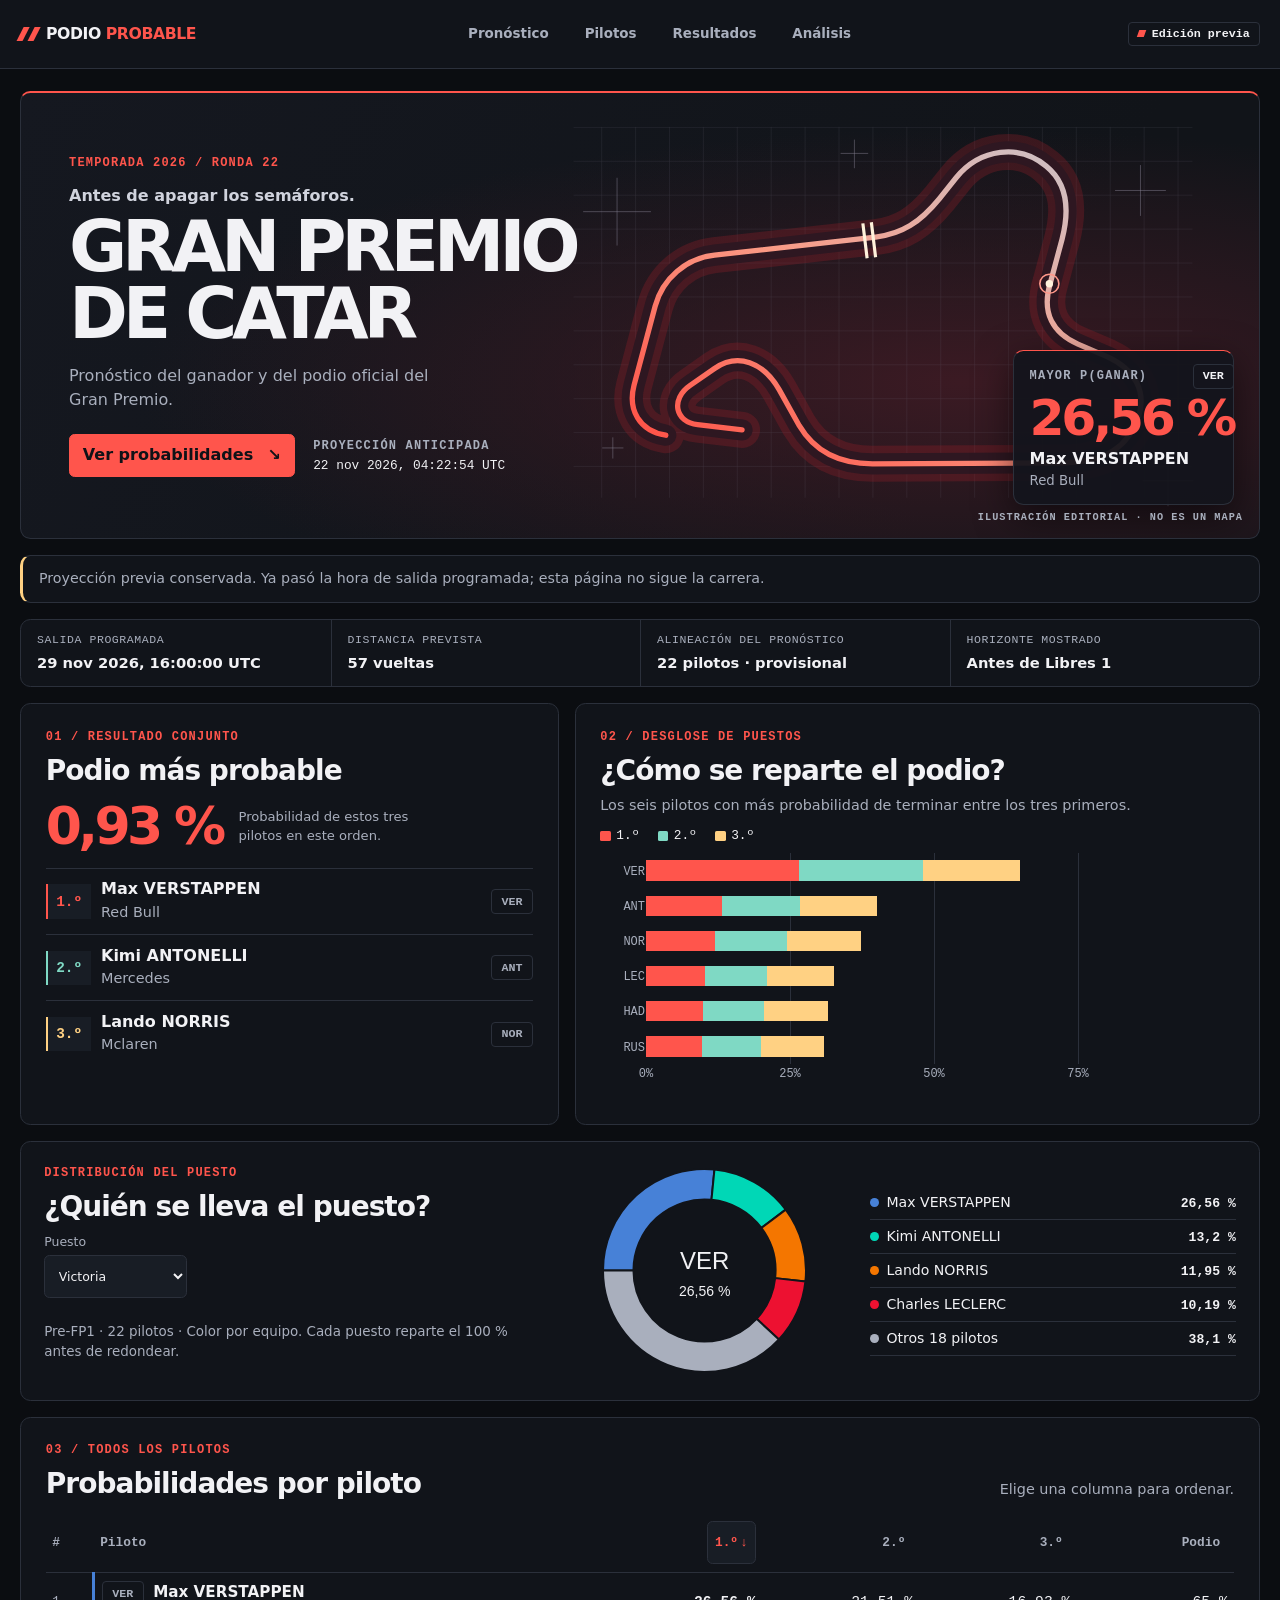
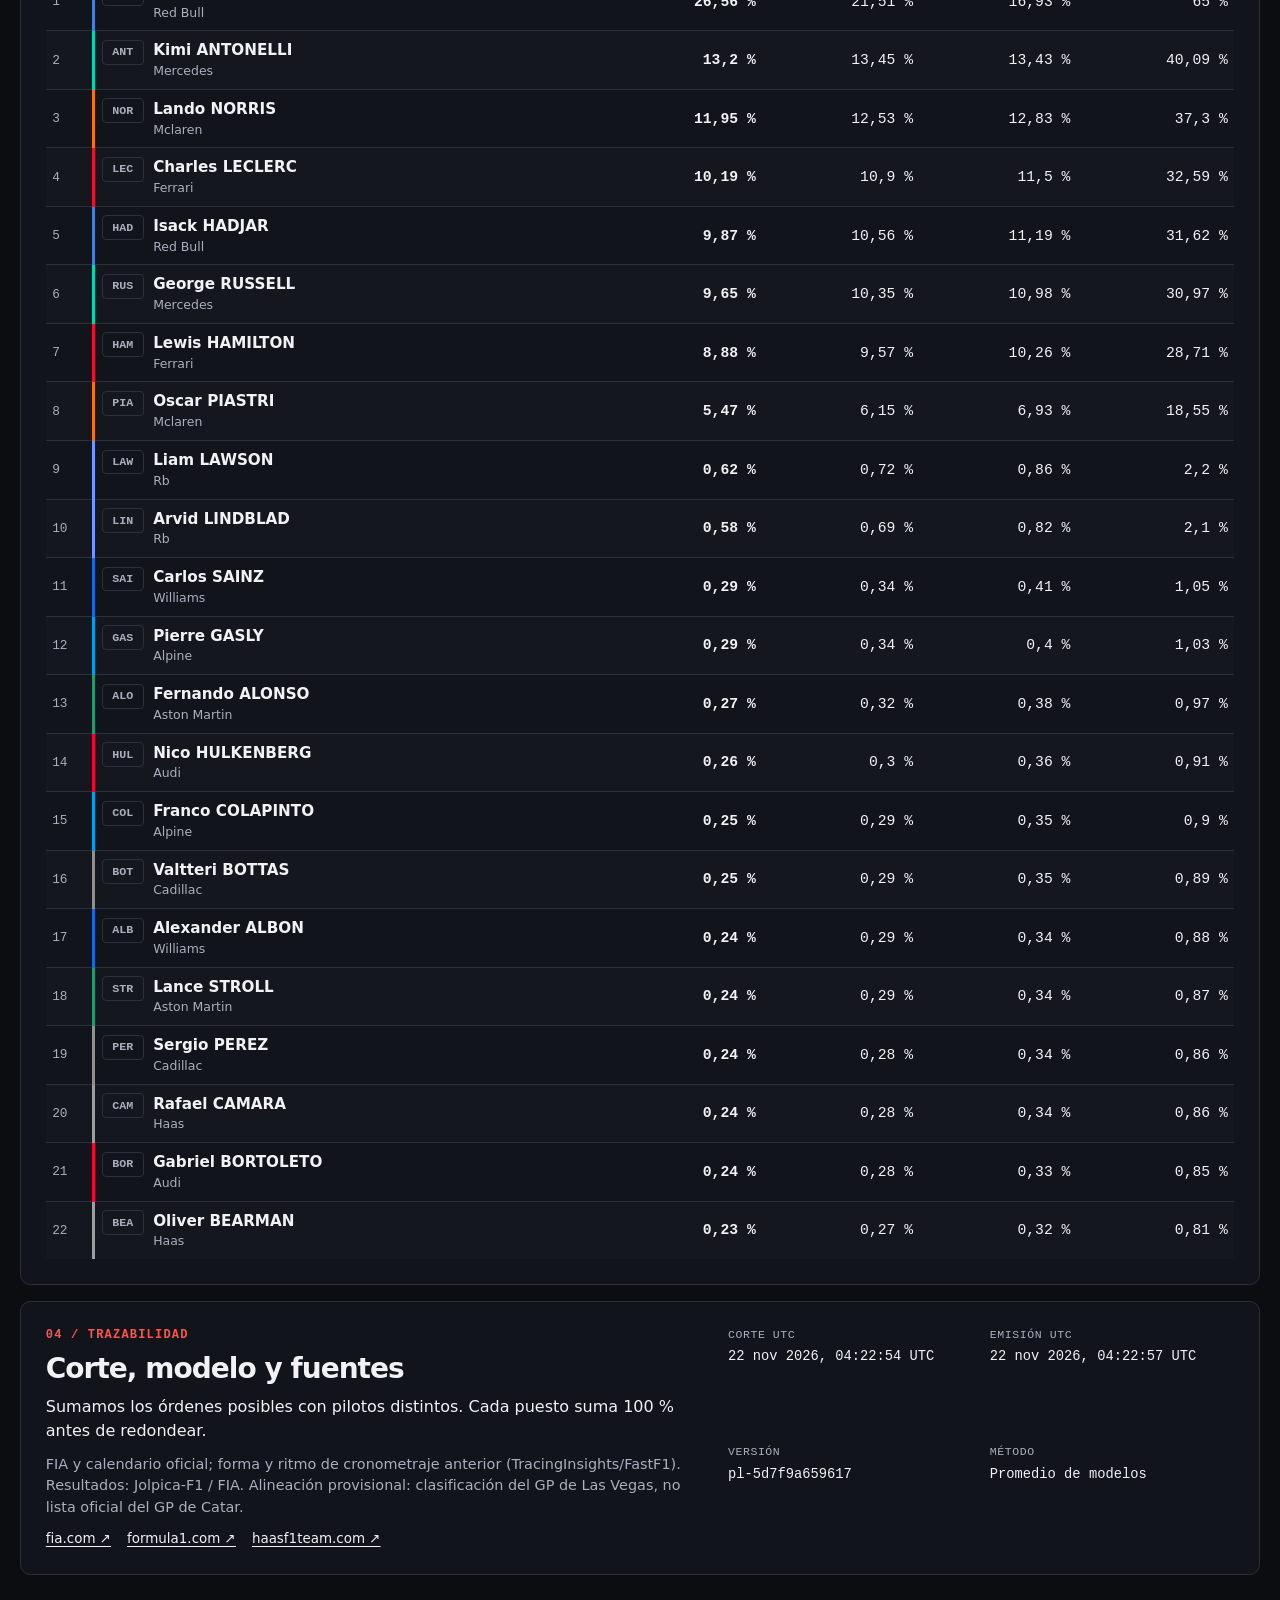
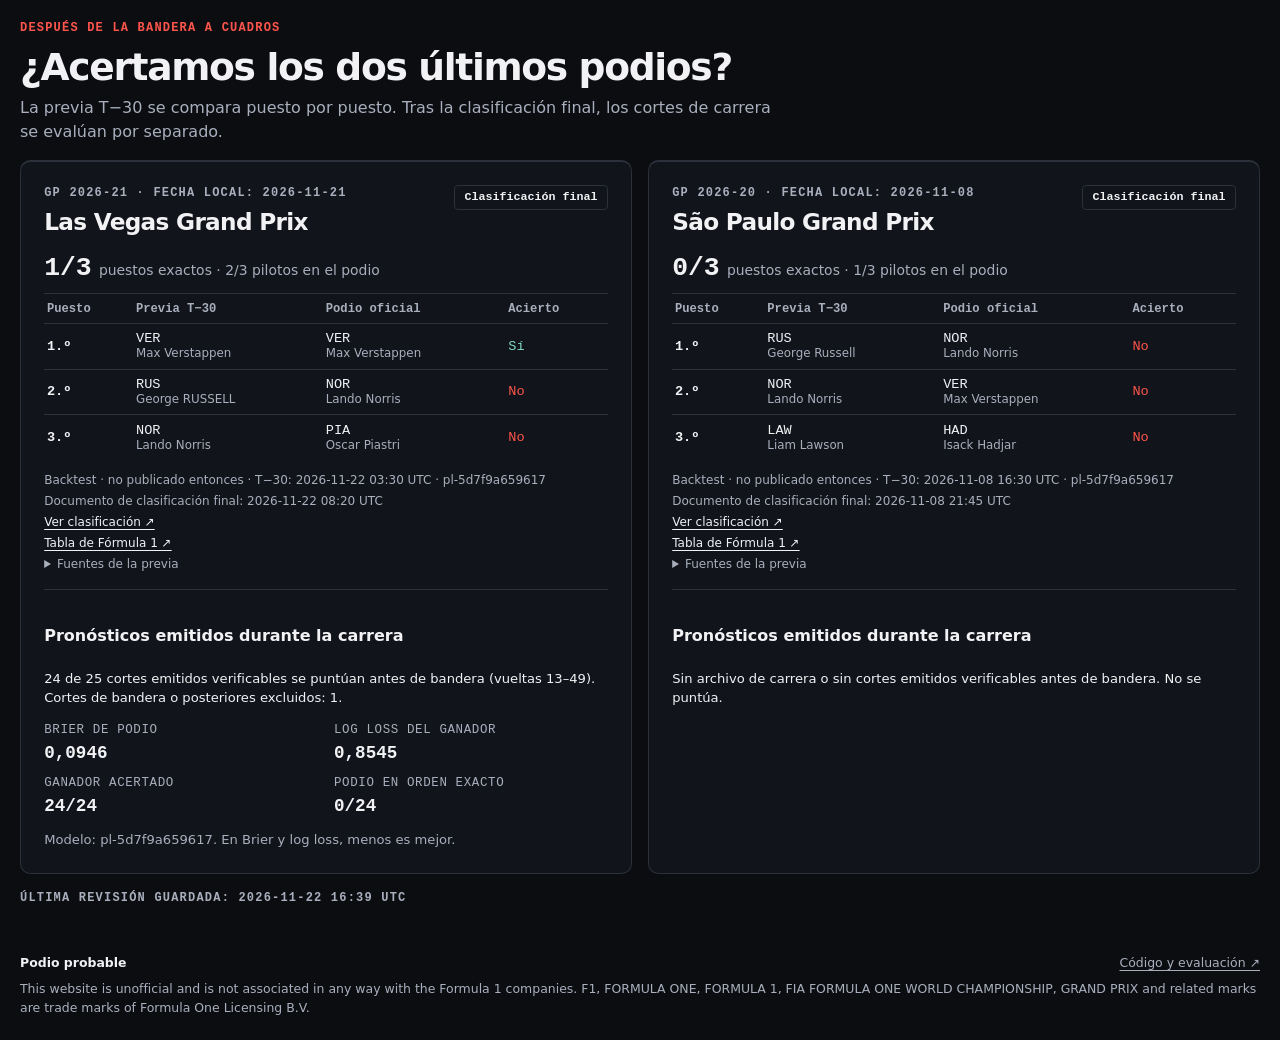
<file: site/index.html>
<!doctype html>
<html lang="es">
<head>
  <meta charset="utf-8">
  <meta name="viewport" content="width=device-width, initial-scale=1">
  <meta name="color-scheme" content="dark">
  <meta name="description" content="Pronóstico previo a cada Gran Premio de Fórmula 1: probabilidades de victoria y del podio oficial.">
  <title>Podio probable · Proyección previa al GP</title>
  <link rel="icon" href="data:image/svg+xml,%3Csvg xmlns='http://www.w3.org/2000/svg' viewBox='0 0 48 48'%3E%3Crect width='48' height='48' rx='9' fill='%23101318'/%3E%3Cpath d='M14 33l9-18h6l-9 18zM25 33l9-18h4l-9 18z' fill='%23ff514a'/%3E%3C/svg%3E">
  <link rel="stylesheet" href="styles.css">
  <script src="vendor/plotly-basic.min.js" defer></script>
  <script src="insights.js" defer></script>
  <script src="app.js" defer></script>
</head>
<body>
  <a class="skip-link" href="#inicio">Saltar al pronóstico</a>
  <header class="masthead">
    <div class="shell masthead-inner">
      <a class="wordmark" href="#inicio"><span class="wordmark-mark" aria-hidden="true"></span>Podio<span>probable</span></a>
      <nav aria-label="Secciones del pronóstico">
        <a href="#proyeccion">Pronóstico</a><a href="#pilotos">Pilotos</a><a href="#resultados">Resultados</a><a href="./analysis.html">Análisis</a>
      </nav>
      <span class="badge edition"><span aria-hidden="true"></span> Edición previa</span>
    </div>
  </header>
  <main id="inicio" class="shell">
    <section class="forecast-hero" aria-labelledby="event-name">
      <div class="hero-copy">
        <p id="round" class="eyebrow">Pronóstico de Fórmula 1</p>
        <p class="hero-kicker">Antes de apagar los semáforos.</p>
        <h1 id="event-name">El próximo<br>Gran Premio</h1>
        <p id="summary" class="hero-description">Una proyección del ganador y del podio oficial.</p>
        <div class="hero-actions">
          <a id="see-forecast" href="#pilotos" class="button primary" hidden>Ver probabilidades <span aria-hidden="true">↘</span></a>
          <div id="cut-note" class="cut-note" hidden>
            <span id="cut-label" class="micro"></span><time id="cut-time"></time>
          </div>
        </div>
      </div>
      <div class="hero-scene">
        <svg class="circuit-art" viewBox="0 0 660 420" aria-hidden="true" focusable="false">
          <defs>
            <pattern id="plot-grid" width="32" height="32" patternUnits="userSpaceOnUse">
              <path d="M 32 0 H 0 V 32" fill="none" stroke="currentColor" stroke-width=".7"/>
            </pattern>
            <linearGradient id="racing-light" x1="0%" y1="100%" x2="100%" y2="0%">
              <stop offset="0" stop-color="#ff493f"/><stop offset=".48" stop-color="#fa9a85"/>
              <stop offset="1" stop-color="#e8eaf1" stop-opacity=".82"/>
            </linearGradient>
            <path id="racing-ink" d="M125 323C100 319 89 299 95 276L115 201C122 175 144 156 171 153L323 136C348 133 365 122 383 100L399 80C422 52 459 48 484 69C505 86 506 111 499 138L488 179C479 208 491 227 514 237L542 249C568 261 579 282 571 306C561 334 541 348 501 349L320 350C286 350 264 336 251 314L232 280C217 254 193 245 171 260L148 276C129 289 134 311 155 313L197 318"/>
          </defs>
          <rect x="38" y="32" width="584" height="350" fill="url(#plot-grid)" class="art-grid"/>
          <path class="art-marks" d="M47 112H111M79 80V144M549 92H597M573 68V116M575 366H623M599 342V390M65 335H85M75 325V345M303 44V71M290 57H316"/>
          <use href="#racing-ink" class="art-runoff"/>
          <use href="#racing-ink" class="art-track"/>
          <use href="#racing-ink" class="art-center"/>
          <path class="art-finish" d="m311 123 4 33m4-34 4 33"/>
          <circle cx="487" cy="180" r="9" class="art-ring"/><circle cx="487" cy="180" r="3.5" class="art-dot"/>
        </svg>
        <aside id="favorite" class="favorite panel" aria-label="Favorito del modelo" hidden>
          <div class="favorite-top"><span class="micro">Mayor P(ganar)</span><span id="favorite-code" class="badge"></span></div>
          <strong id="favorite-probability" class="favorite-number"></strong>
          <strong id="favorite-driver" class="favorite-name"></strong>
          <span id="favorite-team" class="muted"></span>
        </aside>
        <span class="scene-caption micro">Ilustración editorial · no es un mapa</span>
      </div>
    </section>

    <div id="notice" class="panel notice" role="status">
      <span id="notice-text">Cargando la proyección publicada…</span>
      <button type="button" id="retry" hidden>Reintentar</button>
    </div>

    <div id="forecast" hidden>
      <dl class="race-strip panel" aria-label="Ficha del Gran Premio">
        <div><dt>Salida programada</dt><dd><time id="race-time"></time></dd></div>
        <div><dt>Distancia prevista</dt><dd id="race-distance"></dd></div>
        <div><dt>Alineación del pronóstico</dt><dd id="roster-count"></dd></div>
        <div><dt>Horizonte mostrado</dt><dd id="horizon"></dd></div>
      </dl>

      <div id="proyeccion" class="forecast-grid">
        <section class="panel forecast-panel" aria-labelledby="podium-title">
          <p class="eyebrow">01 / Resultado conjunto</p>
          <h2 id="podium-title">Podio más probable</h2>
          <div class="joint"><strong id="joint-probability"></strong><span>Probabilidad de estos tres<br>pilotos en este orden.</span></div>
          <ol id="podium" class="podium-order" aria-label="Podio en orden de llegada"></ol>
        </section>
        <figure class="panel forecast-panel" aria-labelledby="chart-title">
          <figcaption>
            <p class="eyebrow">02 / Desglose de puestos</p>
            <h2 id="chart-title">¿Cómo se reparte el podio?</h2>
            <p class="muted">Los seis pilotos con más probabilidad de terminar entre los tres primeros.</p>
          </figcaption>
          <ul class="position-legend" aria-label="Puestos en la gráfica">
            <li class="series-first">1.º</li><li class="series-second">2.º</li><li class="series-third">3.º</li>
          </ul>
          <div id="chart" class="forecast-chart" role="img" aria-label="Barras de probabilidad de primero, segundo y tercero para los seis pilotos con más opciones"></div>
          <p id="chart-note" class="muted" hidden>Gráfica no disponible. La tabla contiene todas las probabilidades.</p>
        </figure>
      </div>
      <section id="probability-insights" class="insight-grid" aria-label="Distribución y cambios de probabilidad" hidden></section>

      <section id="pilotos" class="panel forecast-panel standings" aria-labelledby="ranking-title">
        <div class="section-heading">
          <div><p class="eyebrow">03 / Todos los pilotos</p><h2 id="ranking-title">Probabilidades por piloto</h2></div>
          <span class="muted">Elige una columna para ordenar.</span>
        </div>
        <table class="grid-table" aria-labelledby="ranking-title">
          <colgroup><col class="rank-col"><col class="driver-col"><col span="4"></colgroup>
          <thead>
            <tr>
              <th scope="col"><span aria-label="Puesto del ranking">#</span></th>
              <th scope="col">Piloto</th>
              <th scope="col" aria-sort="descending"><button type="button" data-metric="first" aria-label="Ordenar por probabilidad de ganar">1.º</button></th>
              <th scope="col" aria-sort="none"><button type="button" data-metric="second" aria-label="Ordenar por probabilidad de terminar segundo">2.º</button></th>
              <th scope="col" aria-sort="none"><button type="button" data-metric="third" aria-label="Ordenar por probabilidad de terminar tercero">3.º</button></th>
              <th scope="col" aria-sort="none"><button type="button" data-metric="podium" aria-label="Ordenar por probabilidad de podio">Podio</button></th>
            </tr>
          </thead>
          <tbody id="ranking-body"></tbody>
        </table>
      </section>

      <section id="metodo" class="panel forecast-panel provenance" aria-labelledby="method-title">
        <div>
          <p class="eyebrow">04 / Trazabilidad</p><h2 id="method-title">Corte, modelo y fuentes</h2>
          <p>Sumamos los órdenes posibles con pilotos distintos. Cada puesto suma 100 % antes de redondear.</p>
          <p id="source" class="muted"></p>
          <ul id="evidence" class="evidence"></ul>
        </div>
        <dl class="model-details">
          <div><dt>Corte UTC</dt><dd><time id="model-cutoff"></time></dd></div>
          <div><dt>Emisión UTC</dt><dd><time id="model-published"></time></dd></div>
          <div><dt>Versión</dt><dd id="version"></dd></div>
          <div><dt>Método</dt><dd id="method"></dd></div>
        </dl>
      </section>
    </div>

    <section id="resultados" class="results-section" aria-labelledby="recent-title">
      <p class="eyebrow">Después de la bandera a cuadros</p>
      <h2 id="recent-title">¿Acertamos los dos últimos podios?</h2>
      <p class="muted">La previa T−30 se compara puesto por puesto. Tras la clasificación final, los cortes de carrera se evalúan por separado.</p>
      <div id="recent-cards" class="result-grid" aria-live="polite">Cargando los resultados…</div>
    </section>

    <footer class="site-footer">
      <div><strong>Podio probable</strong><a href="https://github.com/Hibra999/F1-AwesomeMachinePredictor">Código y evaluación ↗</a></div>
      <p>This website is unofficial and is not associated in any way with the Formula 1 companies.
        F1, FORMULA ONE, FORMULA 1, FIA FORMULA ONE WORLD CHAMPIONSHIP, GRAND PRIX and related marks are trade marks of Formula One Licensing B.V.</p>
    </footer>
  </main>
</body>
</html>
</file>
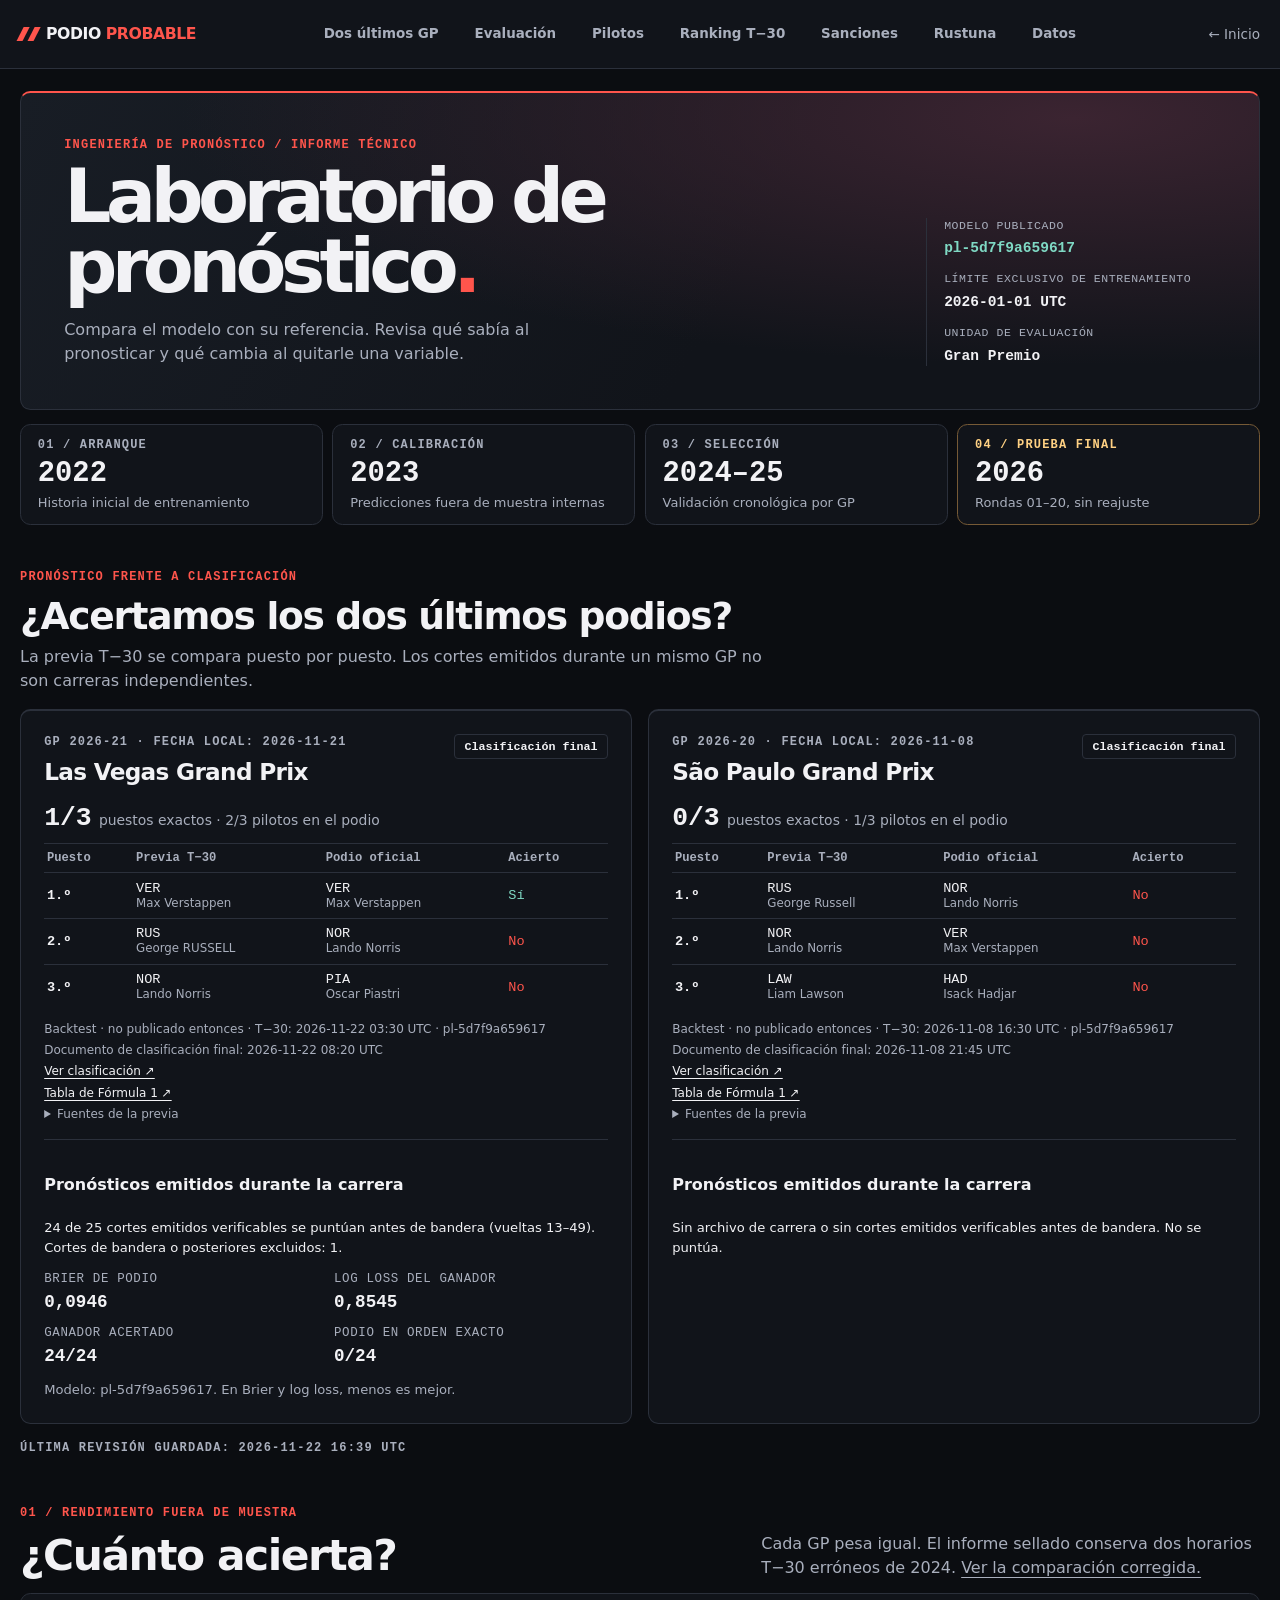
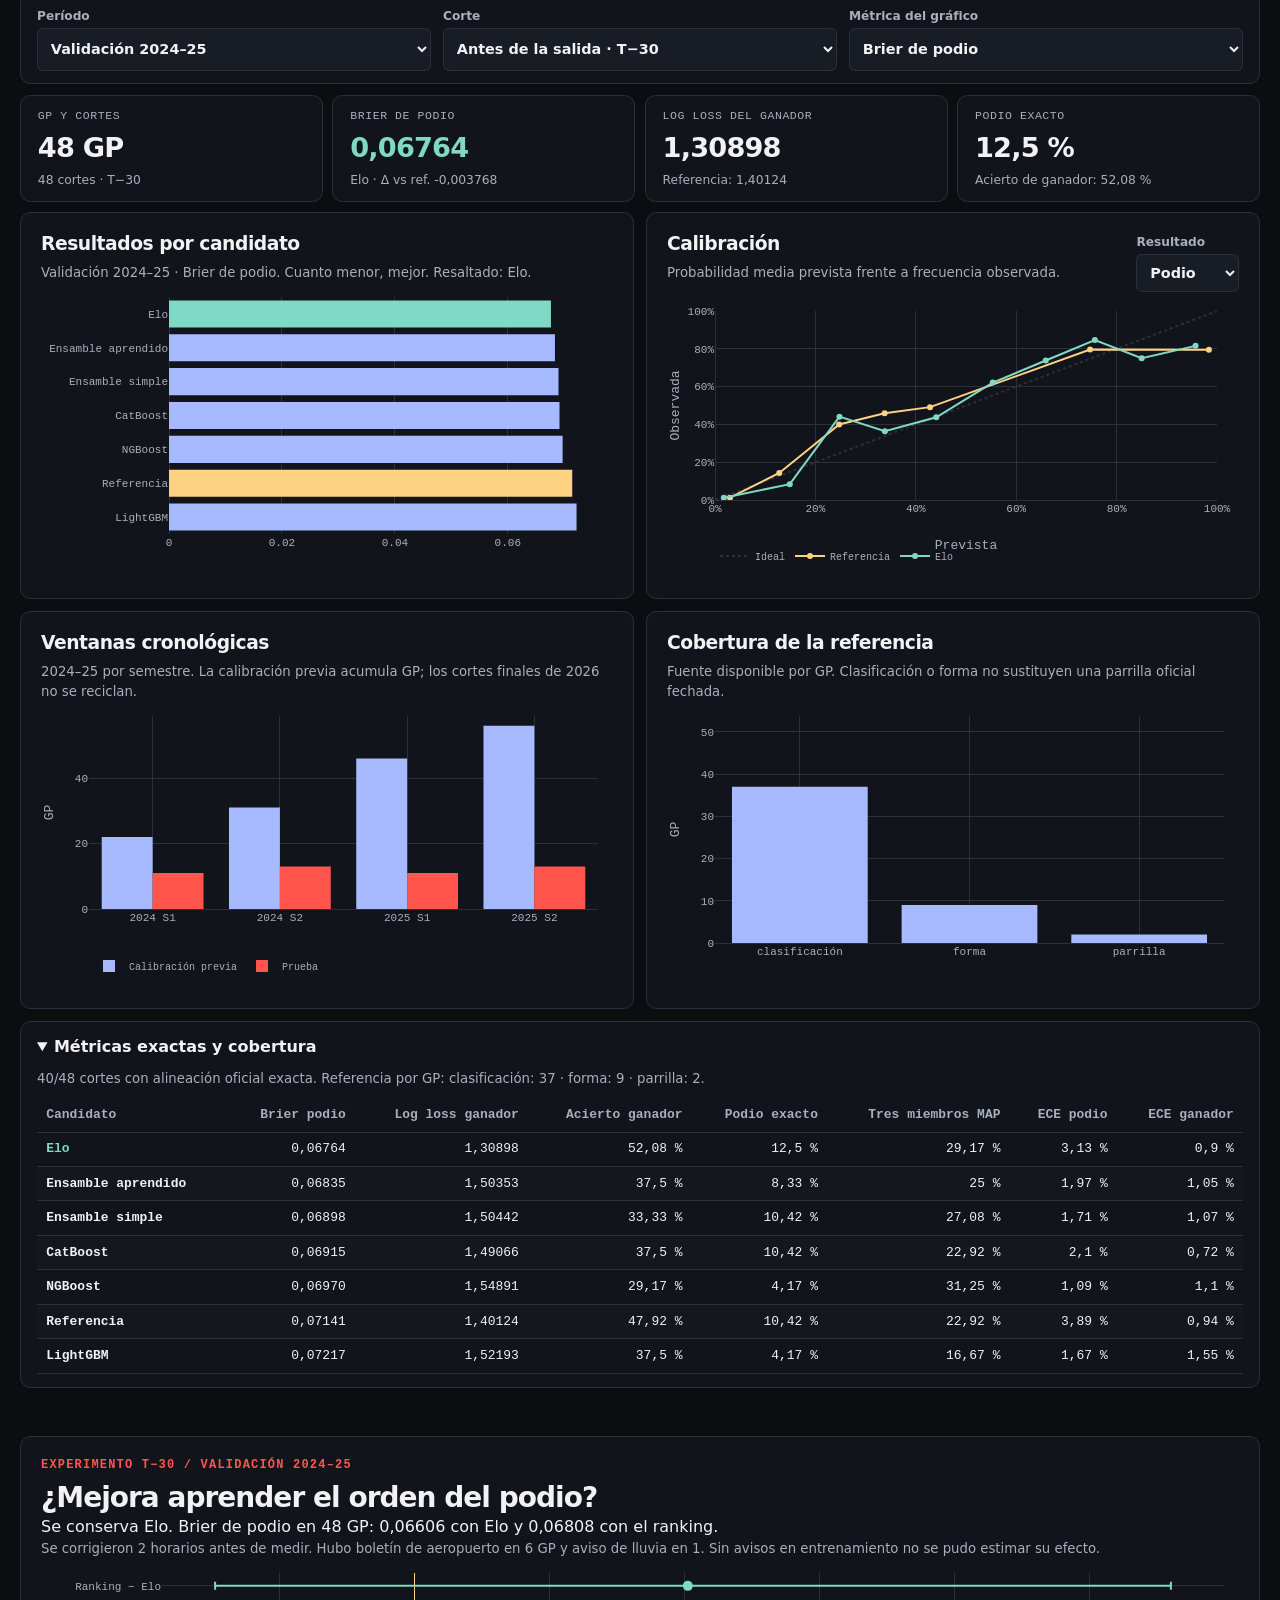
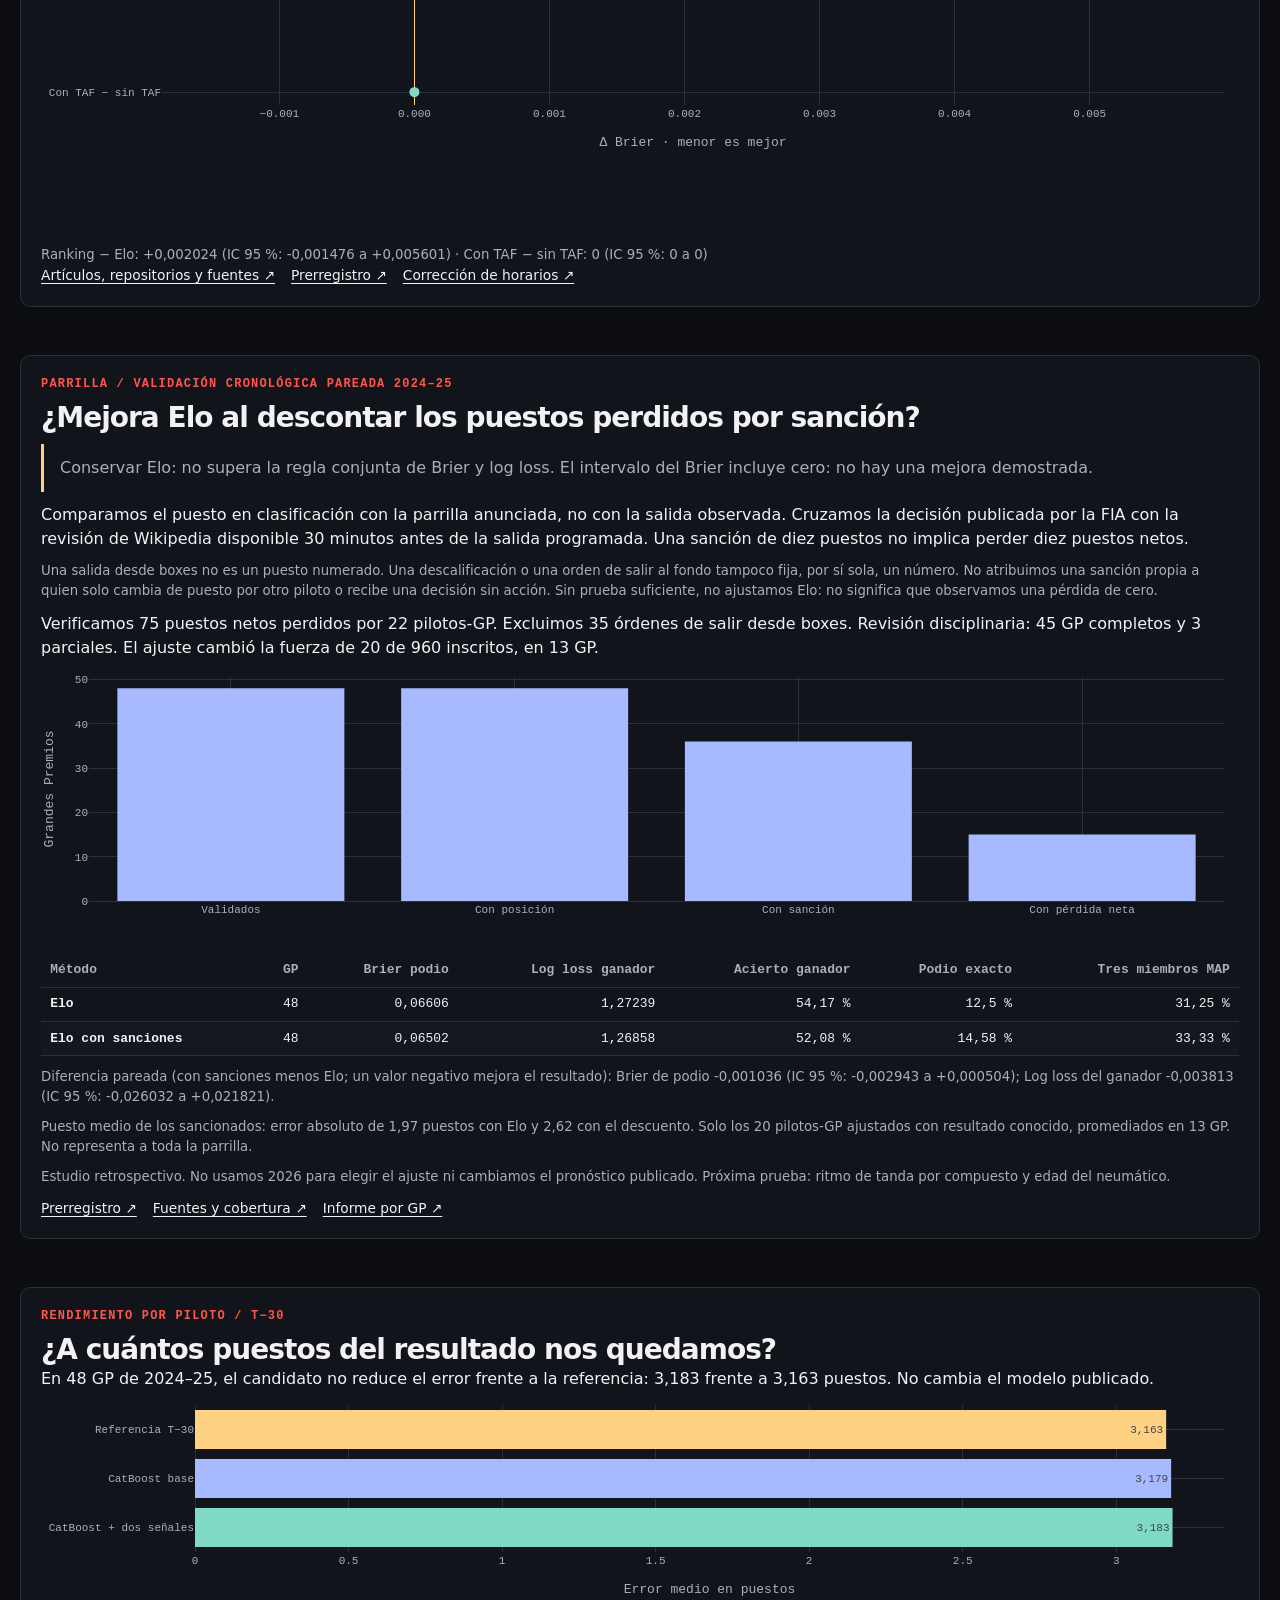
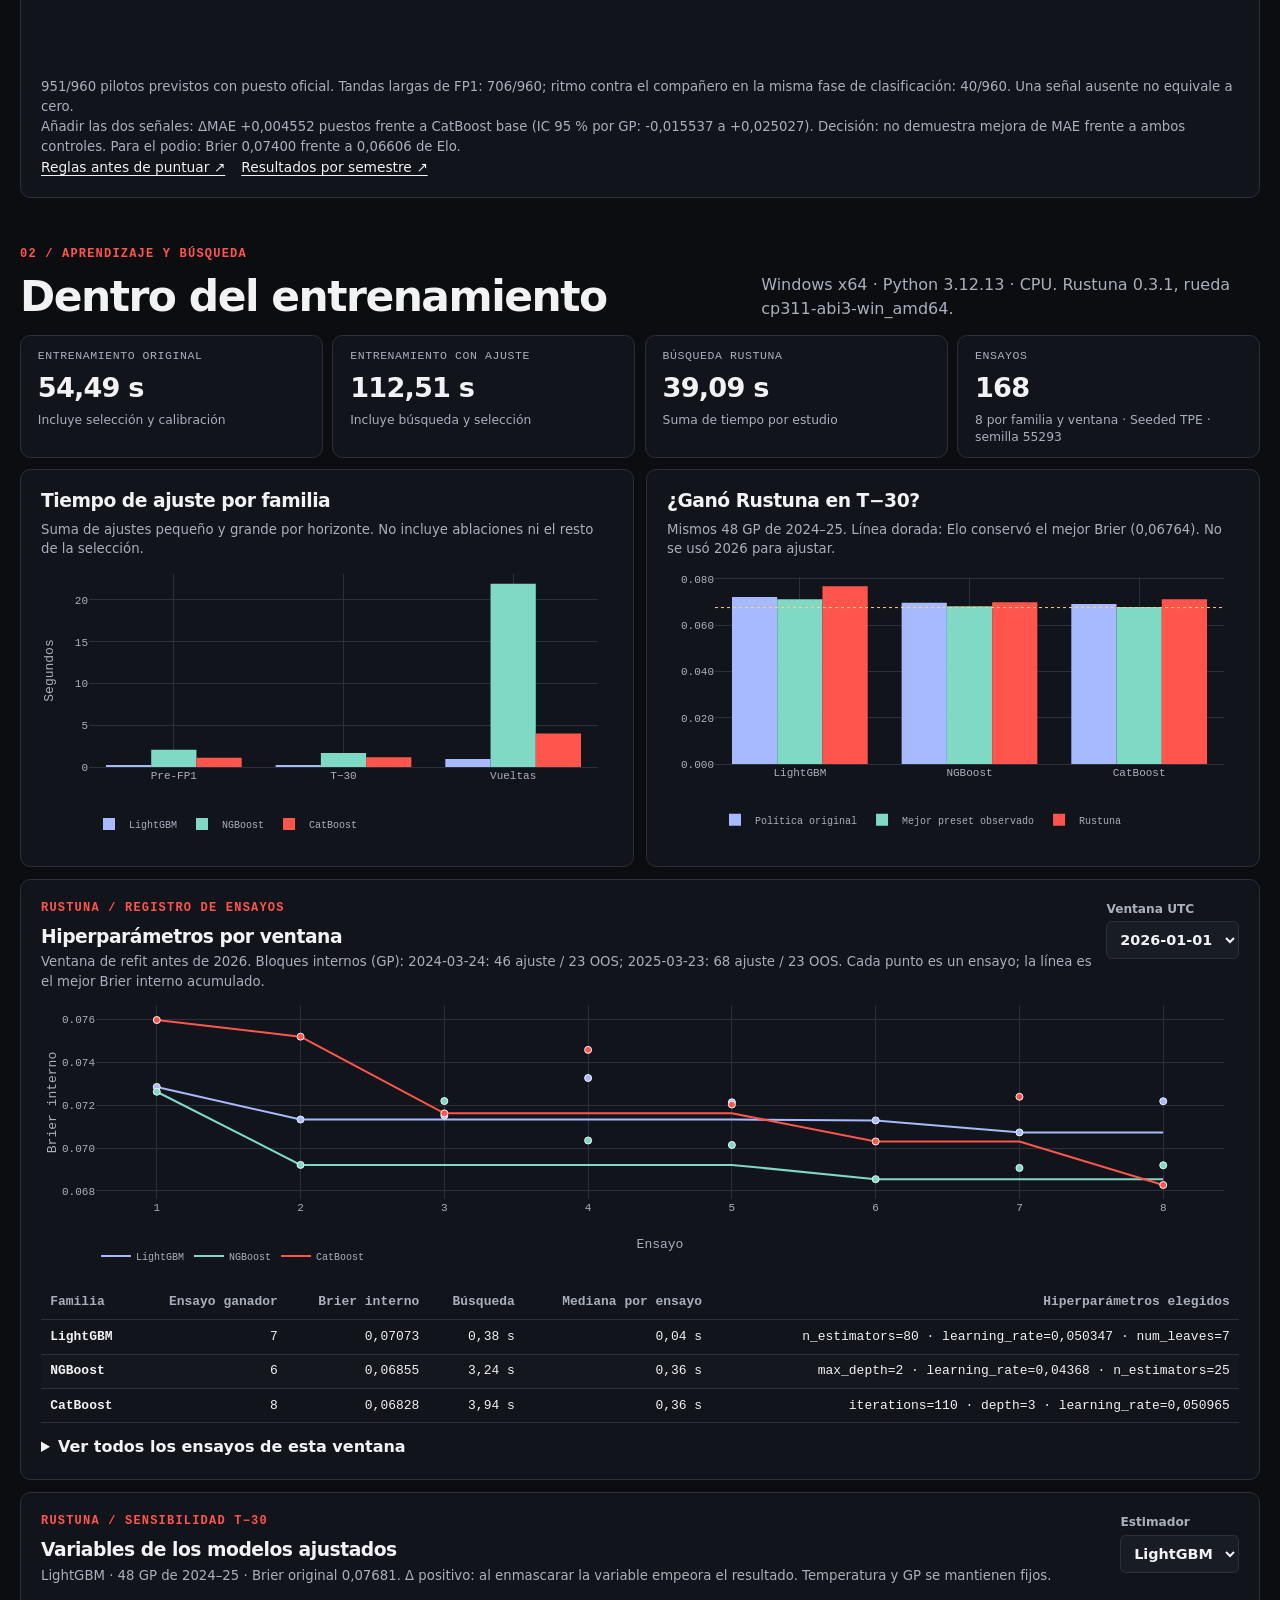
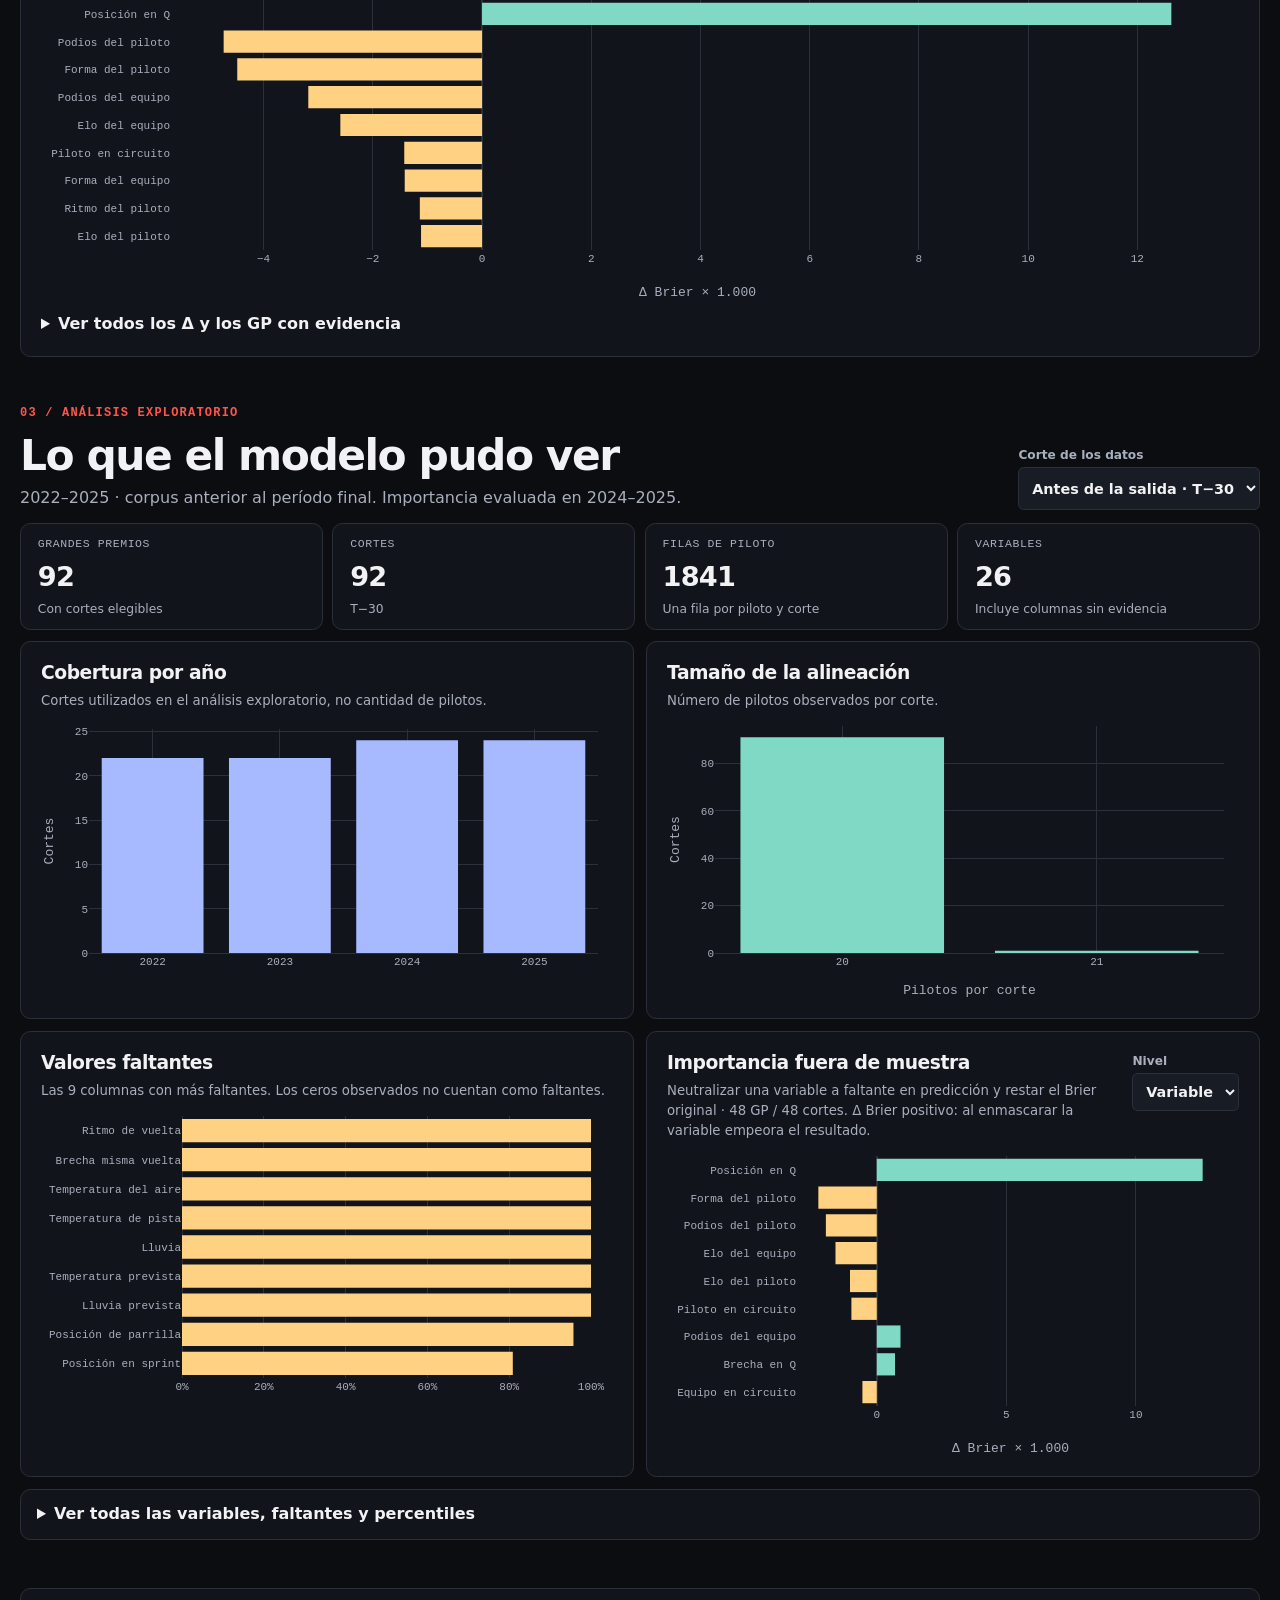
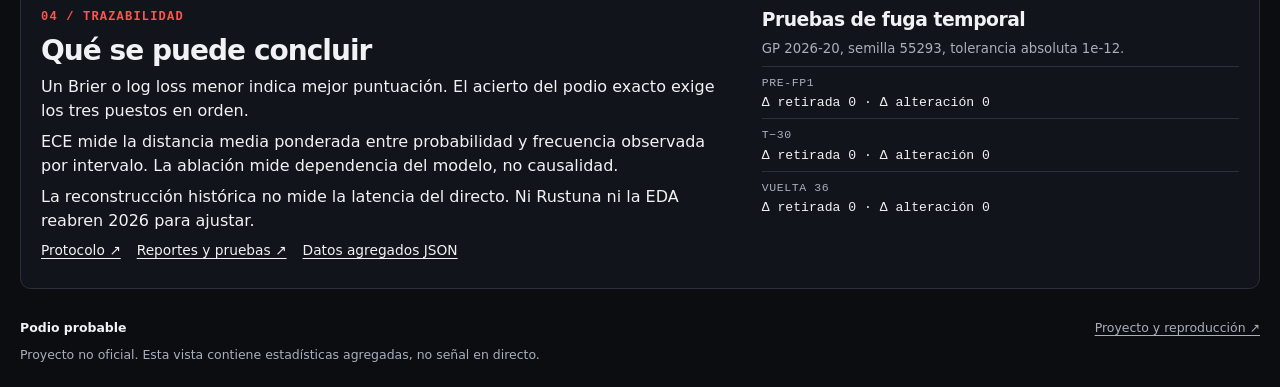
<file: site/analysis.html>
<!doctype html>
<html lang="es">
<head>
  <meta charset="utf-8">
  <meta name="viewport" content="width=device-width, initial-scale=1">
  <meta name="color-scheme" content="dark">
  <meta name="description" content="Evaluación cronológica, calibración, entrenamiento y exploración de datos del pronóstico de podios de Fórmula 1.">
  <title>Laboratorio de pronóstico · Podio probable</title>
  <link rel="stylesheet" href="./styles.css">
  <link rel="stylesheet" href="./analysis.css">
  <script src="./vendor/plotly-basic.min.js" defer></script>
  <script src="./insights.js" defer></script>
  <script src="./analysis.js" defer></script>
</head>
<body>
  <a class="skip-link" href="#evaluacion">Saltar a la evaluación</a>
  <header class="masthead">
    <div class="shell masthead-inner lab-masthead">
      <a class="wordmark" href="./"><span class="wordmark-mark" aria-hidden="true"></span>Podio<span>probable</span></a>
      <nav aria-label="Secciones del laboratorio">
        <a href="#resultados">Dos últimos GP</a><a href="#evaluacion">Evaluación</a><a href="#pilotos">Pilotos</a><a href="#ranking">Ranking T−30</a><a href="#sanciones">Sanciones</a><a href="#entrenamiento">Rustuna</a><a href="#datos">Datos</a>
      </nav>
      <a href="./" class="lab-back">← Inicio</a>
    </div>
  </header>
  <main class="shell lab">
    <section class="panel lab-hero" aria-labelledby="lab-title">
      <div class="lab-hero-copy">
        <p class="eyebrow">Ingeniería de pronóstico / Informe técnico</p>
        <h1 id="lab-title">Laboratorio de pronóstico<span>.</span></h1>
        <p class="muted">Compara el modelo con su referencia. Revisa qué sabía al pronosticar y qué cambia al quitarle una variable.</p>
      </div>
      <dl class="lab-seal">
        <div><dt>Modelo publicado</dt><dd id="lab-version">—</dd></div>
        <div><dt>Límite exclusivo de entrenamiento</dt><dd id="lab-limit">—</dd></div>
        <div><dt>Unidad de evaluación</dt><dd>Gran Premio</dd></div>
      </dl>
    </section>
    <ol class="lab-periods" aria-label="Períodos del protocolo">
      <li class="panel"><span class="micro">01 / Arranque</span><strong>2022</strong><span>Historia inicial de entrenamiento</span></li>
      <li class="panel"><span class="micro">02 / Calibración</span><strong>2023</strong><span>Predicciones fuera de muestra internas</span></li>
      <li class="panel"><span class="micro">03 / Selección</span><strong>2024–25</strong><span>Validación cronológica por GP</span></li>
      <li class="panel held-out"><span class="micro">04 / Prueba final</span><strong>2026</strong><span>Rondas 01–20, sin reajuste</span></li>
    </ol>
    <p id="lab-status" class="panel lab-readout" role="status">Cargando el informe de evaluación…</p>
    <noscript><p class="panel lab-readout">Activa JavaScript para ver las gráficas. <a href="https://github.com/Hibra999/F1-AwesomeMachinePredictor/tree/main/reports">Descargar informes</a>.</p></noscript>

    <section id="resultados" class="results-section" aria-labelledby="recent-title">
      <p class="eyebrow">Pronóstico frente a clasificación</p>
      <h2 id="recent-title">¿Acertamos los dos últimos podios?</h2>
      <p class="muted">La previa T−30 se compara puesto por puesto. Los cortes emitidos durante un mismo GP no son carreras independientes.</p>
      <div id="recent-cards" class="result-grid" aria-live="polite">Cargando los resultados…</div>
    </section>

    <div id="lab-content" hidden>
      <section id="evaluacion" class="lab-section" aria-labelledby="evaluation-title">
        <div class="lab-section-heading">
          <div><p class="eyebrow">01 / Rendimiento fuera de muestra</p><h2 id="evaluation-title">¿Cuánto acierta?</h2></div>
          <p class="muted">Cada GP pesa igual. El informe sellado conserva dos horarios T−30 erróneos de 2024. <a href="#ranking">Ver la comparación corregida.</a></p>
        </div>
        <div class="panel lab-control-bar">
          <label>Período<select id="eval-period"><option value="walk_forward">Validación 2024–25</option><option value="final">Final 2026 · rondas 01–20</option></select></label>
          <label>Corte<select id="eval-horizon"><option value="fp1">Antes de Libres 1</option><option value="pre_race" selected>Antes de la salida · T−30</option><option value="race">Durante la carrera</option></select></label>
          <label>Métrica del gráfico<select id="eval-metric"><option value="brier">Brier de podio</option><option value="winner_log_loss">Log loss del ganador</option><option value="winner_hit">Acierto de ganador</option><option value="ordered_hit">Podio exacto</option><option value="podium_ece">Error de calibración del podio</option></select></label>
        </div>
        <dl id="eval-kpis" class="lab-kpis" aria-label="Resumen de resultados" aria-live="polite"></dl>
        <div class="lab-grid">
          <figure class="panel lab-card" aria-labelledby="scores-title">
            <figcaption><h3 id="scores-title">Resultados por candidato</h3><p id="scores-caption" class="muted"></p></figcaption>
            <div id="scores-plot" class="lab-plot" role="img" aria-label="Comparación de la métrica seleccionada entre modelos"></div>
          </figure>
          <figure class="panel lab-card" aria-labelledby="calibration-title">
            <figcaption class="lab-card-heading">
              <div><h3 id="calibration-title">Calibración</h3><p class="muted">Probabilidad media prevista frente a frecuencia observada.</p></div>
              <label>Resultado<select id="calibration-target"><option value="podium">Podio</option><option value="winner">Victoria</option></select></label>
            </figcaption>
            <div id="calibration-plot" class="lab-plot" role="img" aria-label="Curvas de fiabilidad del modelo seleccionado y la referencia"></div>
          </figure>
          <figure class="panel lab-card" aria-labelledby="folds-title">
            <figcaption><h3 id="folds-title">Ventanas cronológicas</h3><p class="muted">2024–25 por semestre. La calibración previa acumula GP; los cortes finales de 2026 no se reciclan.</p></figcaption>
            <div id="folds-plot" class="lab-plot" role="img" aria-label="Cantidad de GP de calibración previa y prueba por semestre"></div>
          </figure>
          <figure id="reference-coverage" class="panel lab-card" aria-labelledby="reference-title">
            <figcaption><h3 id="reference-title">Cobertura de la referencia</h3><p class="muted">Fuente disponible por GP. Clasificación o forma no sustituyen una parrilla oficial fechada.</p></figcaption>
            <div id="reference-plot" class="lab-plot" role="img" aria-label="Cantidad de GP por fuente utilizada para la referencia"></div>
          </figure>
          <figure id="race-segments" class="panel lab-card" aria-labelledby="segments-title" hidden>
            <figcaption><h3 id="segments-title">Rendimiento por tercio de carrera</h3><p id="segments-caption" class="muted"></p></figcaption>
            <div id="segments-plot" class="lab-plot" role="img" aria-label="Métrica seleccionada por tercio de carrera"></div>
          </figure>
        </div>
        <details class="panel lab-detail" open>
          <summary>Métricas exactas y cobertura</summary>
          <p id="eval-coverage" class="muted"></p>
          <div class="lab-table-scroll" role="region" aria-label="Tabla de métricas de evaluación" tabindex="0">
            <table class="lab-table">
              <thead><tr><th scope="col">Candidato</th><th scope="col">Brier podio</th><th scope="col">Log loss ganador</th><th scope="col">Acierto ganador</th><th scope="col">Podio exacto</th><th scope="col">Tres miembros MAP</th><th scope="col">ECE podio</th><th scope="col">ECE ganador</th></tr></thead>
              <tbody id="eval-table"></tbody>
            </table>
          </div>
        </details>
      </section>

      <section id="ranking" class="lab-section panel lab-card" aria-labelledby="ranking-study-title">
        <p class="eyebrow">Experimento T−30 / Validación 2024–25</p>
        <h2 id="ranking-study-title">¿Mejora aprender el orden del podio?</h2>
        <p id="ranking-decision"></p>
        <p id="ranking-context" class="muted"></p>
        <div id="ranking-plot" class="lab-plot" role="img" aria-label="Diferencia de Brier con intervalo pareado del 95 %. A la izquierda de cero mejora el candidato."></div>
        <p id="ranking-interval" class="muted"></p>
        <p class="lab-links"><a href="https://github.com/Hibra999/F1-AwesomeMachinePredictor/blob/main/reports/metodos-y-datos.md">Artículos, repositorios y fuentes ↗</a><a href="https://github.com/Hibra999/F1-AwesomeMachinePredictor/blob/main/reports/prerregistro-ranking-t30.md">Prerregistro ↗</a><a href="https://github.com/Hibra999/F1-AwesomeMachinePredictor/blob/main/reports/enmienda-reloj-t30.md">Corrección de horarios ↗</a></p>
      </section>

      <section id="sanciones" class="lab-section panel lab-card" aria-labelledby="penalty-title">
        <p class="eyebrow">Parrilla / Validación cronológica pareada 2024–25</p>
        <h2 id="penalty-title">¿Mejora Elo al descontar los puestos perdidos por sanción?</h2>
        <p id="penalty-decision" class="lab-readout"></p>
        <p>Comparamos el puesto en clasificación con la parrilla anunciada, no con la salida observada. Cruzamos la decisión publicada por la FIA con la revisión de Wikipedia disponible 30 minutos antes de la salida programada. Una sanción de diez puestos no implica perder diez puestos netos.</p>
        <p class="muted">Una salida desde boxes no es un puesto numerado. Una descalificación o una orden de salir al fondo tampoco fija, por sí sola, un número. No atribuimos una sanción propia a quien solo cambia de puesto por otro piloto o recibe una decisión sin acción. Sin prueba suficiente, no ajustamos Elo: no significa que observamos una pérdida de cero.</p>
        <p id="penalty-coverage"></p>
        <div id="penalty-plot" class="lab-plot" role="img" aria-label="Cobertura de las pruebas de parrilla y de sanción, en Grandes Premios"></div>
        <div class="lab-table-scroll" role="region" aria-label="Resultados de ambos métodos sobre los mismos GP" tabindex="0">
          <table class="lab-table">
            <thead><tr><th scope="col">Método</th><th scope="col">GP</th><th scope="col">Brier podio</th><th scope="col">Log loss ganador</th><th scope="col">Acierto ganador</th><th scope="col">Podio exacto</th><th scope="col">Tres miembros MAP</th></tr></thead>
            <tbody id="penalty-table"></tbody>
          </table>
        </div>
        <p id="penalty-interval" class="muted"></p>
        <p id="penalty-finish" class="muted"></p>
        <p class="muted">Estudio retrospectivo. No usamos 2026 para elegir el ajuste ni cambiamos el pronóstico publicado. Próxima prueba: ritmo de tanda por compuesto y edad del neumático.</p>
        <p class="lab-links"><a href="https://github.com/Hibra999/F1-AwesomeMachinePredictor/blob/main/reports/prerregistro-sanciones.md">Prerregistro ↗</a><a href="https://github.com/Hibra999/F1-AwesomeMachinePredictor/blob/main/reports/fuentes-sanciones.md">Fuentes y cobertura ↗</a><a href="https://github.com/Hibra999/F1-AwesomeMachinePredictor/blob/main/reports/grid-penalties.json">Informe por GP ↗</a></p>
      </section>

      <section id="pilotos" class="lab-section panel lab-card" aria-labelledby="driver-study-title">
        <p class="eyebrow">Rendimiento por piloto / T−30</p>
        <h2 id="driver-study-title">¿A cuántos puestos del resultado nos quedamos?</h2>
        <p id="driver-study-result"></p>
        <div id="driver-study-plot" class="lab-plot" role="img" aria-label="Error absoluto medio en puestos de los tres métodos. Menor es mejor."></div>
        <p id="driver-study-coverage" class="muted"></p>
        <p id="driver-study-interval" class="muted"></p>
        <p class="lab-links"><a href="https://github.com/Hibra999/F1-AwesomeMachinePredictor/blob/main/reports/prerregistro-rendimiento-pilotos.md">Reglas antes de puntuar ↗</a><a href="https://github.com/Hibra999/F1-AwesomeMachinePredictor/blob/main/reports/driver-performance.json">Resultados por semestre ↗</a></p>
      </section>

      <section id="entrenamiento" class="lab-section" aria-labelledby="training-title">
        <div class="lab-section-heading">
          <div><p class="eyebrow">02 / Aprendizaje y búsqueda</p><h2 id="training-title">Dentro del entrenamiento</h2></div>
          <p id="training-context" class="muted"></p>
        </div>
        <dl id="training-kpis" class="lab-kpis" aria-label="Tiempos y presupuesto de entrenamiento"></dl>
        <div class="lab-grid">
          <figure class="panel lab-card" aria-labelledby="runtime-title">
            <figcaption><h3 id="runtime-title">Tiempo de ajuste por familia</h3><p class="muted">Suma de ajustes pequeño y grande por horizonte. No incluye ablaciones ni el resto de la selección.</p></figcaption>
            <div id="runtime-plot" class="lab-plot" role="img" aria-label="Segundos de ajuste por familia y horizonte en el entrenamiento original"></div>
          </figure>
          <figure class="panel lab-card" aria-labelledby="rustuna-comparison-title">
            <figcaption><h3 id="rustuna-comparison-title">¿Ganó Rustuna en T−30?</h3><p id="rustuna-comparison-caption" class="muted"></p></figcaption>
            <div id="rustuna-comparison-plot" class="lab-plot" role="img" aria-label="Brier de podio de la política original, el mejor preset observado y los candidatos Rustuna"></div>
          </figure>
        </div>
        <div class="panel lab-card lab-trials">
          <div class="lab-card-heading">
            <div><p class="eyebrow">Rustuna / Registro de ensayos</p><h3>Hiperparámetros por ventana</h3><p id="trial-context" class="muted"></p></div>
            <label>Ventana UTC<select id="trial-window"></select></label>
          </div>
          <div id="trials-plot" class="lab-plot" role="img" aria-label="Brier interno de cada ensayo y mejor resultado acumulado por familia"></div>
          <div class="lab-table-scroll" role="region" aria-label="Mejores ensayos y tiempos por familia" tabindex="0">
            <table class="lab-table">
              <thead><tr><th scope="col">Familia</th><th scope="col">Ensayo ganador</th><th scope="col">Brier interno</th><th scope="col">Búsqueda</th><th scope="col">Mediana por ensayo</th><th scope="col">Hiperparámetros elegidos</th></tr></thead>
              <tbody id="trial-table"></tbody>
            </table>
          </div>
          <details class="lab-inline-detail">
            <summary>Ver todos los ensayos de esta ventana</summary>
            <div class="lab-table-scroll" role="region" aria-label="Registro de ensayos de esta ventana" tabindex="0">
              <table class="lab-table"><thead><tr><th scope="col">Familia</th><th scope="col">Ensayo</th><th scope="col">Brier interno</th><th scope="col">Segundos</th><th scope="col">Hiperparámetros</th></tr></thead><tbody id="all-trial-rows"></tbody></table>
            </div>
          </details>
        </div>
        <div class="panel lab-card lab-trials">
          <div class="lab-card-heading">
            <div><p class="eyebrow">Rustuna / Sensibilidad T−30</p><h3>Variables de los modelos ajustados</h3><p id="tuned-importance-caption" class="muted"></p></div>
            <label>Estimador<select id="tuned-family"><option value="lightgbm/rustuna">LightGBM</option><option value="ngboost/rustuna">NGBoost</option><option value="catboost/rustuna">CatBoost</option></select></label>
          </div>
          <div id="tuned-importance-plot" class="lab-plot lab-plot-rows" role="img" aria-label="Sensibilidad fuera de muestra de las variables del estimador ajustado"></div>
          <details class="lab-inline-detail">
            <summary>Ver todos los Δ y los GP con evidencia</summary>
            <div class="lab-table-scroll" role="region" aria-label="Sensibilidad por variable del estimador ajustado" tabindex="0">
              <table class="lab-table"><thead><tr><th scope="col">Variable</th><th scope="col">Δ Brier</th><th scope="col">GP con evidencia</th></tr></thead><tbody id="tuned-feature-table"></tbody></table>
            </div>
          </details>
        </div>
      </section>

      <section id="datos" class="lab-section" aria-labelledby="eda-title">
        <div class="lab-section-heading">
          <div><p class="eyebrow">03 / Análisis exploratorio</p><h2 id="eda-title">Lo que el modelo pudo ver</h2><p id="eda-context" class="muted"></p></div>
          <label>Corte de los datos<select id="eda-horizon"><option value="fp1">Antes de Libres 1</option><option value="pre_race" selected>Antes de la salida · T−30</option><option value="race">Durante la carrera</option></select></label>
        </div>
        <dl id="eda-kpis" class="lab-kpis" aria-label="Cobertura del corpus" aria-live="polite"></dl>
        <div class="lab-grid">
          <figure class="panel lab-card" aria-labelledby="years-title">
            <figcaption><h3 id="years-title">Cobertura por año</h3><p class="muted">Cortes utilizados en el análisis exploratorio, no cantidad de pilotos.</p></figcaption>
            <div id="years-plot" class="lab-plot" role="img" aria-label="Cantidad de cortes de entrenamiento por año"></div>
          </figure>
          <figure class="panel lab-card" aria-labelledby="entrants-title">
            <figcaption><h3 id="entrants-title">Tamaño de la alineación</h3><p class="muted">Número de pilotos observados por corte.</p></figcaption>
            <div id="entrants-plot" class="lab-plot" role="img" aria-label="Distribución de cortes por número de pilotos"></div>
          </figure>
          <figure class="panel lab-card" aria-labelledby="missing-title">
            <figcaption><h3 id="missing-title">Valores faltantes</h3><p id="missing-caption" class="muted"></p></figcaption>
            <div id="missing-plot" class="lab-plot lab-plot-rows" role="img" aria-label="Variables con mayor proporción de valores faltantes"></div>
          </figure>
          <figure class="panel lab-card" aria-labelledby="importance-title">
            <figcaption class="lab-card-heading">
              <div><h3 id="importance-title">Importancia fuera de muestra</h3><p id="importance-caption" class="muted"></p></div>
              <label>Nivel<select id="importance-level"><option value="variable">Variable</option><option value="group">Grupo</option></select></label>
            </figcaption>
            <div id="importance-plot" class="lab-plot lab-plot-rows" role="img" aria-label="Cambio del Brier de podio al quitar una variable o un grupo"></div>
          </figure>
        </div>
        <details class="panel lab-detail">
          <summary>Ver todas las variables, faltantes y percentiles</summary>
          <p class="muted">Los percentiles se calculan entre valores observados y conservan las unidades de la variable. «—» significa sin evidencia.</p>
          <p id="importance-method" class="muted"></p>
          <div class="lab-table-scroll" role="region" aria-label="Estadísticas por variable" tabindex="0">
            <table class="lab-table"><thead><tr><th scope="col">Variable</th><th scope="col">Grupo</th><th scope="col">Faltantes</th><th scope="col">P10</th><th scope="col">Mediana</th><th scope="col">P90</th><th scope="col">Δ Brier</th><th scope="col">GP con evidencia</th></tr></thead><tbody id="feature-table"></tbody></table>
          </div>
        </details>
      </section>

      <section id="protocolo" class="panel lab-card lab-protocol" aria-labelledby="protocol-title">
        <div>
          <p class="eyebrow">04 / Trazabilidad</p><h2 id="protocol-title">Qué se puede concluir</h2>
          <p>Un Brier o log loss menor indica mejor puntuación. El acierto del podio exacto exige los tres puestos en orden.</p>
          <p>ECE mide la distancia media ponderada entre probabilidad y frecuencia observada por intervalo. La ablación mide dependencia del modelo, no causalidad.</p>
          <p>La reconstrucción histórica no mide la latencia del directo. Ni Rustuna ni la EDA reabren 2026 para ajustar.</p>
          <p class="lab-links"><a href="https://github.com/Hibra999/F1-AwesomeMachinePredictor/blob/main/PROTOCOL.md">Protocolo ↗</a><a href="https://github.com/Hibra999/F1-AwesomeMachinePredictor/tree/main/reports">Reportes y pruebas ↗</a><a href="./data/analysis.json">Datos agregados JSON</a></p>
        </div>
        <div>
          <h3>Pruebas de fuga temporal</h3>
          <p id="leakage-context" class="muted"></p>
          <dl id="leakage-results" class="lab-leakage"></dl>
        </div>
      </section>
    </div>
    <footer class="site-footer"><div><strong>Podio probable</strong><a href="https://github.com/Hibra999/F1-AwesomeMachinePredictor">Proyecto y reproducción ↗</a></div><p>Proyecto no oficial. Esta vista contiene estadísticas agregadas, no señal en directo.</p></footer>
  </main>
</body>
</html>
</file>
<file: site/styles.css>
:root {
  color-scheme: dark;
  --bg: #0b0d11;
  --panel: #11141a;
  --panel-raised: #181d25;
  --fg: #f2f2f5;
  --muted: #a9afbd;
  --line: #2b303b;
  --accent: #ff554c;
  --mint: #7fd9c4;
  --gold: #ffd183;
  --lilac: #a7b9ff;
  --mono: "Cascadia Mono", "SFMono-Regular", Consolas, "Liberation Mono", monospace;
  font-family: system-ui, -apple-system, "Segoe UI", sans-serif;
  font-variant-numeric: tabular-nums;
  background: var(--bg);
  color: var(--fg);
}

*, *::before, *::after { box-sizing: border-box; }
[hidden] { display: none !important; }
body { margin: 0; line-height: 1.5; }
h1, h2, p, figure, dl, dd { margin: 0; }
h2 { font-size: clamp(1.25rem, 2.5vw, 1.75rem); line-height: 1.16; letter-spacing: -.035em; }
a { color: inherit; text-underline-offset: .25em; }
a:hover { color: var(--accent); }
:focus-visible { outline: 2px solid var(--mint); outline-offset: 3px; }
button, input, select { font: inherit; }
button, select, .button {
  min-height: 2.7rem;
  padding: .5rem .8rem;
  border: 1px solid var(--line);
  border-radius: .35rem;
  color: var(--fg);
  background: var(--panel-raised);
}
button { cursor: pointer; }
button:disabled { cursor: default; opacity: .55; }
button:not(:disabled):hover { border-color: var(--muted); }
.button { display: inline-flex; gap: .9rem; justify-content: center; align-items: center; font-weight: 750; text-decoration: none; }
.primary, a.primary:hover { color: #101217; background: var(--accent); border-color: var(--accent); }
a.primary:hover { background: #ff7b74; }
.shell { width: min(calc(100% - 2.5rem), 81rem); margin-inline: auto; }
.masthead { border-bottom: 1px solid var(--line); background: var(--panel); }
.masthead-inner { min-height: 4.25rem; display: flex; justify-content: space-between; align-items: center; gap: .9rem; }
.masthead nav { display: flex; gap: clamp(.8rem, 2.8vw, 2.25rem); }
.masthead nav a { color: var(--muted); font-size: .84rem; font-weight: 650; text-decoration: none; }
.masthead nav a:hover { color: var(--fg); }
.wordmark { display: inline-flex; align-items: center; gap: .3em; font-size: .98rem; font-weight: 900; letter-spacing: -.025em; text-transform: uppercase; text-decoration: none; }
.wordmark > span:not(.badge) { color: var(--accent); }
.wordmark-mark { flex: 0 0 1.05rem; height: .9rem; margin-right: .28rem; transform: skewX(-27deg); border-inline: .4rem solid var(--accent); }
.badge { display: inline-flex; align-items: center; gap: .4rem; padding: .28rem .58rem; border: 1px solid var(--line); border-radius: .25rem; font: 700 .73rem var(--mono); }
.edition { white-space: nowrap; color: var(--fg); }
.edition > span { width: .45rem; height: .45rem; background: var(--accent); transform: skewX(-20deg); }
.eyebrow, .micro { font: 700 .75rem/1.42 var(--mono); letter-spacing: .1em; text-transform: uppercase; }
.eyebrow { color: var(--accent); margin-bottom: .55rem; }
.micro, .muted, dt { color: var(--muted); }
.panel { min-width: 0; border: 1px solid var(--line); border-radius: .65rem; background: var(--panel); }
.skip-link { position: fixed; z-index: 5; inset: .5rem auto auto .5rem; padding: .55rem .8rem; background: var(--panel-raised); transform: translateY(-160%); }
.skip-link:focus { transform: none; }

.forecast-hero {
  position: relative;
  isolation: isolate;
  display: grid;
  grid-template-columns: 1.02fr 1fr;
  min-height: 28rem;
  margin-block: 1.4rem 1rem;
  overflow: hidden;
  border: 1px solid var(--line);
  border-top: 2px solid var(--accent);
  border-radius: .65rem;
  background: radial-gradient(ellipse at 76% 65%, #3b1a23 0%, transparent 62%), linear-gradient(120deg, #151820, #111419 77%);
}
.hero-copy { position: relative; z-index: 1; align-self: center; min-width: 0; padding: clamp(1.2rem, 4vw, 3rem); }
.hero-kicker { margin: .75rem 0 .38rem; color: #d0d3dd; font-weight: 600; }
.forecast-hero h1 {
  max-width: 13ch;
  font-size: clamp(2.6rem, 5.55vw, 5.55rem);
  font-weight: 900;
  line-height: .94;
  letter-spacing: -.075em;
  text-transform: uppercase;
  overflow-wrap: anywhere;
}
.hero-description { max-width: 38ch; margin-block: 1.05rem 1.35rem; color: var(--muted); }
.hero-actions { display: flex; gap: .9rem 1.15rem; align-items: center; flex-wrap: wrap; }
.cut-note { display: grid; gap: .16rem; }
.cut-note time { font: .8rem var(--mono); }
.hero-scene { position: relative; min-width: 0; }
.circuit-art { position: absolute; width: min(125%, 47rem); height: 100%; max-height: 35rem; inset: 0 0 auto auto; color: #777485; }
.art-grid { opacity: .33; }
.art-marks { fill: none; stroke: #858190; stroke-width: .7; opacity: .65; }
.art-runoff, .art-track, .art-center { fill: none; stroke-linecap: round; }
.art-runoff { stroke: #971f2a; stroke-width: 34; opacity: .3; }
.art-track { stroke: #2e1721; stroke-width: 20; }
.art-center { stroke: url(#racing-light); stroke-width: 5; }
.art-finish { fill: none; stroke: #fff2db; stroke-width: 3; }
.art-ring { fill: none; stroke: #ff9789; stroke-width: 1.5; }
.art-dot { fill: #fff2db; }
.scene-caption { position: absolute; bottom: .85rem; right: 1rem; font-size: .64rem; }
.favorite {
  position: absolute;
  bottom: 2.1rem;
  right: 1.55rem;
  width: min(13.8rem, calc(100% - 2rem));
  padding: .8rem .95rem;
  display: grid;
  background: #13151cf2;
  border-top-color: var(--accent);
  box-shadow: 0 .75rem 2.3rem #02020488;
}
.favorite-top { display: flex; justify-content: space-between; align-items: center; gap: .4rem; }
.favorite-number { color: var(--accent); font-size: clamp(1.9rem, 4.5vw, 3.15rem); line-height: 1.16; letter-spacing: -.065em; }
.favorite-name { font-weight: 800; }
.favorite .muted { font-size: .83rem; }

.notice { display: flex; gap: .75rem; align-items: center; justify-content: space-between; border-inline-start: 3px solid var(--gold); color: var(--muted); margin-block: 1rem; padding: .75rem 1rem; font-size: .89rem; }
.notice[data-state="error"] { border-inline-start-color: var(--accent); color: var(--fg); }
.race-strip { display: grid; grid-template-columns: repeat(4, minmax(0, 1fr)); }
.race-strip > div { padding: .75rem 1rem; }
.race-strip > div + div { border-inline-start: 1px solid var(--line); }
dt { margin-bottom: .24rem; font: .72rem/1.45 var(--mono); letter-spacing: .05em; text-transform: uppercase; }
dd { font-size: .92rem; font-weight: 650; overflow-wrap: anywhere; }
.forecast-grid { display: grid; grid-template-columns: minmax(0, .88fr) minmax(0, 1.12fr); gap: 1rem; margin-block: 1rem; }
.forecast-panel { padding: clamp(.95rem, 2.4vw, 1.55rem); }
.forecast-panel .muted { font-size: .9rem; }
figcaption .muted { margin-top: .45rem; }
.joint { display: flex; align-items: center; gap: 1rem; margin-block: .85rem 1rem; }
.joint strong { color: var(--accent); line-height: .98; font-size: clamp(2rem, 5vw, 3.25rem); letter-spacing: -.07em; }
.joint span { color: var(--muted); font-size: .82rem; }
.podium-order { margin: 0; padding: 0; list-style: none; }
.podium-order li { display: grid; grid-template-columns: 2.8rem minmax(0, 1fr) auto; align-items: center; gap: .65rem; padding: .65rem 0; border-top: 1px solid var(--line); }
.podium-position { display: grid; place-items: center; min-height: 2.15rem; font: 750 .9rem var(--mono); background: var(--panel-raised); border-inline-start: 2px solid var(--series); color: var(--series); }
.podium-order strong { display: block; line-height: 1.28; }
.podium-order .badge { color: var(--muted); }
.position-legend { display: flex; gap: 1.15rem; list-style: none; padding: 0; margin: .75rem 0 0; font: .8rem var(--mono); }
.position-legend li { display: flex; gap: .35rem; align-items: center; }
.position-legend li::before { content: ""; width: .65rem; height: .65rem; background: var(--series); border-radius: .1rem; }
.series-first { --series: var(--accent); }
.series-second { --series: var(--mint); }
.series-third { --series: var(--gold); }
.forecast-chart { height: 16rem; width: 100%; }

.standings { margin-bottom: 1rem; }
.section-heading { display: flex; gap: .4rem 1rem; align-items: end; justify-content: space-between; flex-wrap: wrap; }
.grid-table { width: 100%; border-collapse: collapse; table-layout: fixed; margin-top: .75rem; }
.grid-table .rank-col { width: 3rem; }
.grid-table .driver-col { width: 43%; }
.grid-table th, .grid-table td { padding: .5rem .4rem; border-bottom: 1px solid var(--line); text-align: right; }
.grid-table tr:last-child td, .grid-table tr:last-child th[scope="row"] { border-bottom: 0; }
.grid-table tr:nth-child(even) { background: #ffffff03; }
.grid-table thead, .table-rank { color: var(--muted); font: .8rem var(--mono); }
.grid-table tr > :is(:first-child, :nth-child(2)) { text-align: left; }
.grid-table thead button { min-height: 2.7rem; max-width: 100%; padding: .28rem .42rem; background: transparent; color: inherit; border-color: transparent; font-weight: 700; }
.grid-table [aria-sort="descending"] button { color: var(--accent); background: var(--panel-raised); border-color: var(--line); }
.grid-table [aria-sort="descending"] button::after { content: "↓"; margin-left: .18em; }
.table-driver { display: flex; gap: .6rem; align-items: baseline; }
.table-driver .badge { flex-shrink: 0; color: var(--muted); }
.full-name { font-size: .95rem; overflow-wrap: anywhere; }
.table-driver .muted { display: block; font-size: .78rem; font-weight: 400; }
.table-percent { font: .92rem var(--mono); }
.table-percent[data-selected] { font-weight: 800; color: var(--fg); }
.provenance { display: grid; grid-template-columns: minmax(0, 1.3fr) minmax(0, 1fr); gap: 1rem 1.5rem; }
.provenance p:not(.eyebrow) { margin-top: .65rem; }
.evidence { list-style: none; display: flex; flex-wrap: wrap; gap: .5rem 1rem; padding: 0; margin: .65rem 0 0; font-size: .84rem; }
.model-details { display: grid; grid-template-columns: repeat(2, minmax(0, 1fr)); gap: .75rem 1.1rem; }
.model-details dd { font: .86rem/1.45 var(--mono); }
.site-footer { color: var(--muted); font-size: .78rem; padding-block: 1.4rem; }
.site-footer div { display: flex; justify-content: space-between; flex-wrap: wrap; gap: .55rem; padding-block: .5rem; }
.site-footer strong { color: var(--fg); }
.grid-table th[scope="row"] { border-inline-start: 3px solid var(--car); padding-inline-start: .42rem; }

.insight-grid, .result-grid { display: grid; grid-template-columns: repeat(2, minmax(0, 1fr)); gap: 1rem; margin-block: 1rem; }
.insight-grid:has(#swing-card[hidden]) { grid-template-columns: minmax(0, 1fr); }
.insight-card, .result-card { padding: clamp(.85rem, 2vw, 1.45rem); }
.insight-head { display: flex; justify-content: space-between; align-items: start; gap: .6rem 1rem; flex-wrap: wrap; }
.insight-head label { display: grid; gap: .2rem; color: var(--muted); font-size: .78rem; }
.insight-head select { width: max-content; padding: .3rem .6rem; }
.insight-note { font-size: .84rem; margin-top: .65rem; }
.share-body { display: grid; grid-template-columns: minmax(7rem, 1fr) minmax(9.5rem, 1.25fr); align-items: center; gap: clamp(.4rem, 2vw, 1.2rem); margin-top: .6rem; }
#share-plot { width: 100%; height: clamp(9.3rem, 22vw, 13.2rem); }
#share-key, #swing-rows { list-style: none; margin: 0; padding: 0; }
#share-key li { display: grid; align-items: baseline; grid-template-columns: .55rem minmax(0, 1fr) auto; gap: .47rem; padding: .37rem 0; border-bottom: 1px solid var(--line); font-size: .88rem; }
#share-key li::before { content: ""; height: .55rem; border-radius: 50%; background: var(--slice); }
#share-key strong, #swing-rows :is(b,strong,small) { white-space: nowrap; font: 700 .82rem var(--mono); }
#swing-rows { margin-top: .65rem; }
#swing-rows li { display: grid; grid-template-columns: 2.3rem minmax(3rem, 1fr) 5.5rem; gap: .2rem .5rem; align-items: center; padding-block: .28rem; }
#swing-rows strong { text-align: end; color: var(--swing); }
#swing-rows small { grid-column: 2 / 4; font-size: .7rem; font-weight: 400; color: var(--muted); }
.swing-track { position: relative; height: .55rem; background: var(--panel-raised); }
.swing-track::after { content: ""; position: absolute; height: 170%; top: -35%; left: 50%; border-left: 1px solid var(--muted); }
.swing-track i { position: absolute; height: 100%; width: var(--magnitude); background: var(--swing); }
[data-direction="up"] { --swing: var(--mint); }
[data-direction="down"] { --swing: var(--accent); }
[data-direction="up"] .swing-track i { left: 50%; }
[data-direction="down"] .swing-track i { right: 50%; }
.results-section { margin-top: clamp(1.4rem, 3.8vw, 2.8rem); scroll-margin-top: 1rem; }
.results-section > h2 { font-size: clamp(1.6rem, 3.5vw, 2.35rem); }
.results-section > .muted { margin-top: .4rem; max-width: 75ch; }
.result-card { border-top: 2px solid var(--line); }
.result-card h3 { font-size: clamp(1.05rem, 2.4vw, 1.45rem); margin: .2rem 0; letter-spacing: -.03em; }
.result-card .micro, .result-source { color: var(--muted); font-size: .75rem; }
.result-verdict { display: flex; flex-wrap: wrap; align-items: baseline; gap: .45rem; margin-block: .75rem; font-size: .87rem; color: var(--muted); }
.result-verdict strong { font: 800 1.65rem/1 var(--mono); color: var(--fg); }
.result-table { border-collapse: collapse; width: 100%; font: .85rem var(--mono); }
.result-table :is(td,th) { text-align: left; padding: .45rem .17rem; border-top: 1px solid var(--line); }
.result-table thead { font-size: .76rem; color: var(--muted); }
.result-table td[data-hit="true"] { color: var(--mint); }
.result-table td[data-hit="false"] { color: var(--accent); }
.result-table small { display: block; max-width: 17ch; color: var(--muted); font: .74rem/1.3 system-ui, sans-serif; }
.result-updated { grid-column: 1 / -1; color: var(--muted); }
.result-source { display: grid; gap: .2rem; margin-top: .65rem; overflow-wrap: anywhere; }
.result-source a { width: fit-content; color: var(--fg); }
.result-source summary { cursor: pointer; }
.result-source details a { display: block; padding-block: .12rem; }
.race-evaluation { border-top: 1px solid var(--line); margin-top: 1rem; padding-top: .75rem; }
.race-evaluation p { font-size: .82rem; margin-top: .3rem; }
.race-evaluation dl { display: grid; grid-template-columns: repeat(2, minmax(0, 1fr)); gap: .6rem 1rem; margin-block: .8rem; }
.race-evaluation dt { color: var(--muted); font-size: .78rem; }
.race-evaluation dd { font: 700 1.1rem var(--mono); margin: .1rem 0; }
@media (min-width: 52.01rem) {
  .insight-grid:has(#swing-card[hidden]) > :first-child { display: grid; grid-template-columns: minmax(13rem, .7fr) minmax(0, 1fr); column-gap: 2.5rem; align-items: start; }
  .insight-grid:has(#swing-card[hidden]) .share-body { grid-row: 1 / 3; grid-column: 2; margin: 0; }
  .insight-grid:has(#swing-card[hidden]) .insight-head { flex-direction: column; }
}

@media (max-width: 52rem) {
  .forecast-hero { grid-template-columns: minmax(0, 1fr) minmax(0, .74fr); min-height: 23rem; }
  .insight-grid, .result-grid { grid-template-columns: minmax(0, 1fr); }
  .forecast-grid, .provenance { grid-template-columns: minmax(0, 1fr); }
  .race-strip { grid-template-columns: repeat(2, minmax(0, 1fr)); }
  .race-strip > div:nth-child(3) { border-inline-start: 0; }
  .race-strip > div:nth-child(n+3) { border-top: 1px solid var(--line); }
}

@media (max-width: 37rem) {
  .shell { width: calc(100% - 1.25rem); }
  .masthead-inner { flex-wrap: wrap; gap: .55rem; padding-block: .65rem; }
  .masthead nav { order: 3; width: 100%; padding-bottom: .18rem; }
  .forecast-hero { grid-template-columns: minmax(0, 1fr); margin-top: .75rem; }
  .hero-copy { padding-bottom: .75rem; }
  .forecast-hero h1 { font-size: clamp(2.5rem, 9vw, 3.8rem); }
  .hero-scene { min-height: 12.3rem; }
  .circuit-art { right: auto; left: -.7rem; width: 82%; }
  .favorite { bottom: 1.8rem; right: .75rem; width: min(12rem, 54%); padding: .65rem; }
  .favorite .micro { font-size: .65rem; }
  .race-strip > div { padding: .6rem .65rem; }
  .grid-table .rank-col { width: 1.25rem; }
  .grid-table .driver-col { width: 34%; }
  .grid-table th, .grid-table td { padding-inline: .15rem; }
  .grid-table thead button { padding-inline: .15rem; }
  .grid-table #ranking-body .badge { display: none; }
  .table-percent, .full-name { font-size: .75rem; }
  .table-driver .muted { font-size: .69rem; }
}
</file>
<file: site/analysis.css>
.lab-masthead { flex-wrap: wrap; }
.lab-back { color: var(--muted); text-decoration: none; white-space: nowrap; font-size: .85rem; }
.lab-hero {
  margin-block: 1.4rem .85rem;
  padding: clamp(1.15rem, 4vw, 2.7rem);
  display: grid;
  grid-template-columns: minmax(0, 1fr) minmax(13rem, .35fr);
  align-items: end;
  gap: 1.25rem 2rem;
  border-top: 2px solid var(--accent);
  background: radial-gradient(ellipse at 85% 8%, #3b2431 0%, transparent 60%), linear-gradient(120deg, #181d25, #11141a 58%);
}
.lab-hero h1 { max-width: 15ch; font-size: clamp(2.4rem, 5.8vw, 5.25rem); line-height: .94; letter-spacing: -.075em; font-weight: 900; }
.lab-hero h1 span { color: var(--accent); }
.lab-hero-copy > .muted { max-width: 52ch; margin-top: 1rem; }
.lab-seal { display: grid; gap: .8rem; padding-inline-start: 1.1rem; border-inline-start: 1px solid var(--line); }
.lab-seal dd { font: 700 .91rem/1.4 var(--mono); }
.lab-seal div:first-child dd { color: var(--mint); }
.lab-periods, .lab-kpis { list-style: none; display: grid; grid-template-columns: repeat(4, minmax(0, 1fr)); padding: 0; gap: .6rem; margin-block: 0 1rem; }
.lab-periods li, .lab-kpis > div { padding: .75rem clamp(.68rem, 1.7vw, 1.05rem); }
.lab-periods span, .lab-periods strong, .lab-kpis small { display: block; }
.lab-periods strong { font: 800 clamp(1.25rem, 3vw, 1.8rem)/1.4 var(--mono); }
.lab-periods li span:last-child { color: var(--muted); font-size: .81rem; line-height: 1.35; }
.lab-periods .held-out { border-color: #765a36; }
.lab-periods .held-out .micro { color: var(--gold); }
.lab-readout { padding: .75rem 1rem; color: var(--muted); border-inline-start: 3px solid var(--gold); }
.lab-readout[data-state="error"] { border-inline-start-color: var(--accent); }
.lab-section, .lab-protocol { margin-top: clamp(1.5rem, 4vw, 3rem); scroll-margin-top: 1rem; }
.lab-section-heading { display: flex; justify-content: space-between; align-items: end; flex-wrap: wrap; gap: .7rem 1.3rem; margin-bottom: .85rem; }
.lab-section-heading h2 { font-size: clamp(1.7rem, 3.7vw, 2.65rem); }
.lab-section-heading > p { max-width: 49ch; }
#eda-context { margin-top: .35rem; }
.lab-control-bar { display: grid; grid-template-columns: repeat(3, minmax(0, 1fr)); gap: .75rem; padding: .78rem 1rem; margin-bottom: .65rem; }
.lab label { display: grid; align-content: end; gap: .2rem; font-size: .76rem; font-weight: 600; color: var(--muted); }
.lab select { width: 100%; min-width: 0; min-height: 2.65rem; padding: .35rem .55rem; font-size: .9rem; }
.lab-kpis { margin-block: .65rem; }
.lab-kpis dd { font-size: clamp(1.12rem, 2.8vw, 1.7rem); font-weight: 800; letter-spacing: -.03em; }
.lab-kpis small { color: var(--muted); font-size: .77rem; line-height: 1.35; margin-top: .19rem; }
.lab-kpis [data-tone="better"] dd { color: var(--mint); }
.lab-kpis [data-tone="worse"] dd { color: var(--gold); }
.lab-grid { display: grid; grid-template-columns: repeat(2, minmax(0, 1fr)); gap: .75rem; }
.lab-card { padding: clamp(.8rem, 2.4vw, 1.25rem); }
.lab-card h3 { margin: 0 0 .26rem; font-size: 1.17rem; line-height: 1.2; letter-spacing: -.025em; }
.lab-card .muted { font-size: .83rem; }
#sanciones > p:not(.eyebrow) { margin-top: .65rem; }
.lab-card-heading { display: flex; justify-content: space-between; align-items: start; flex-wrap: wrap; gap: .5rem .9rem; }
.lab-card-heading > div { flex: 1 1 16rem; min-width: 0; }
.lab-card-heading select { min-height: 2.35rem; }
.lab-plot { width: 100%; height: 17.5rem; margin-top: .4rem; }
.lab-plot-rows { height: 19.25rem; }
.lab-detail, .lab-trials { margin-top: .75rem; }
.lab-detail { padding: .8rem 1rem; }
.lab-detail summary, .lab-inline-detail summary { cursor: pointer; font-weight: 700; }
.lab-detail summary + p { margin-block: .6rem; font-size: .83rem; }
.lab-inline-detail { margin-top: .75rem; }
.lab-table-scroll { overflow: auto; margin-top: .45rem; }
.lab-table { width: 100%; border-collapse: collapse; font: .81rem/1.4 var(--mono); }
.lab-table th, .lab-table td { border-bottom: 1px solid var(--line); padding: .48rem .58rem; white-space: nowrap; text-align: end; }
.lab-table th:first-child, .lab-table td:first-child { text-align: start; }
.lab-table thead { color: var(--muted); }
.lab-table tbody tr:nth-child(even) { background: #ffffff03; }
.lab-table tbody tr[data-selected] th { color: var(--mint); }
.lab-table td[data-positive] { color: var(--mint); }
.lab-table td[data-negative] { color: var(--gold); }
.lab-table small { display: block; margin-top: .15rem; color: var(--muted); font-weight: 400; }
.lab-protocol { display: grid; grid-template-columns: minmax(0, 1.45fr) minmax(0, 1fr); gap: 1.3rem 1.8rem; }
.lab-protocol p:not(.eyebrow) { margin-block: .45rem; }
.lab-links { display: flex; flex-wrap: wrap; gap: .5rem 1rem; font-size: .86rem; }
.lab-leakage > div { padding: .5rem 0; border-top: 1px solid var(--line); }
.lab-leakage dd { font: .82rem var(--mono); }

@media (max-width: 55rem) {
  .lab-hero { grid-template-columns: minmax(0, 1fr); }
  .lab-seal { grid-template-columns: repeat(3, minmax(0, 1fr)); padding: .8rem 0 0; border: 0; border-top: 1px solid var(--line); }
  .lab-grid, .lab-protocol { grid-template-columns: minmax(0, 1fr); }
  .lab-table { font-size: .76rem; }
}

@media (max-width: 38rem) {
  .lab-masthead nav { flex-wrap: wrap; justify-content: flex-start; gap: .5rem .85rem; }
  .lab-seal { grid-template-columns: repeat(2, minmax(0, 1fr)); }
  .lab-periods, .lab-kpis, .lab-control-bar { grid-template-columns: repeat(2, minmax(0, 1fr)); }
  .lab-control-bar > :last-child { grid-column: 1 / -1; }
  .lab-control-bar { padding: .65rem; }
  .lab-plot { height: 16rem; }
  .lab-plot-rows { height: 19rem; }
}
</file>
